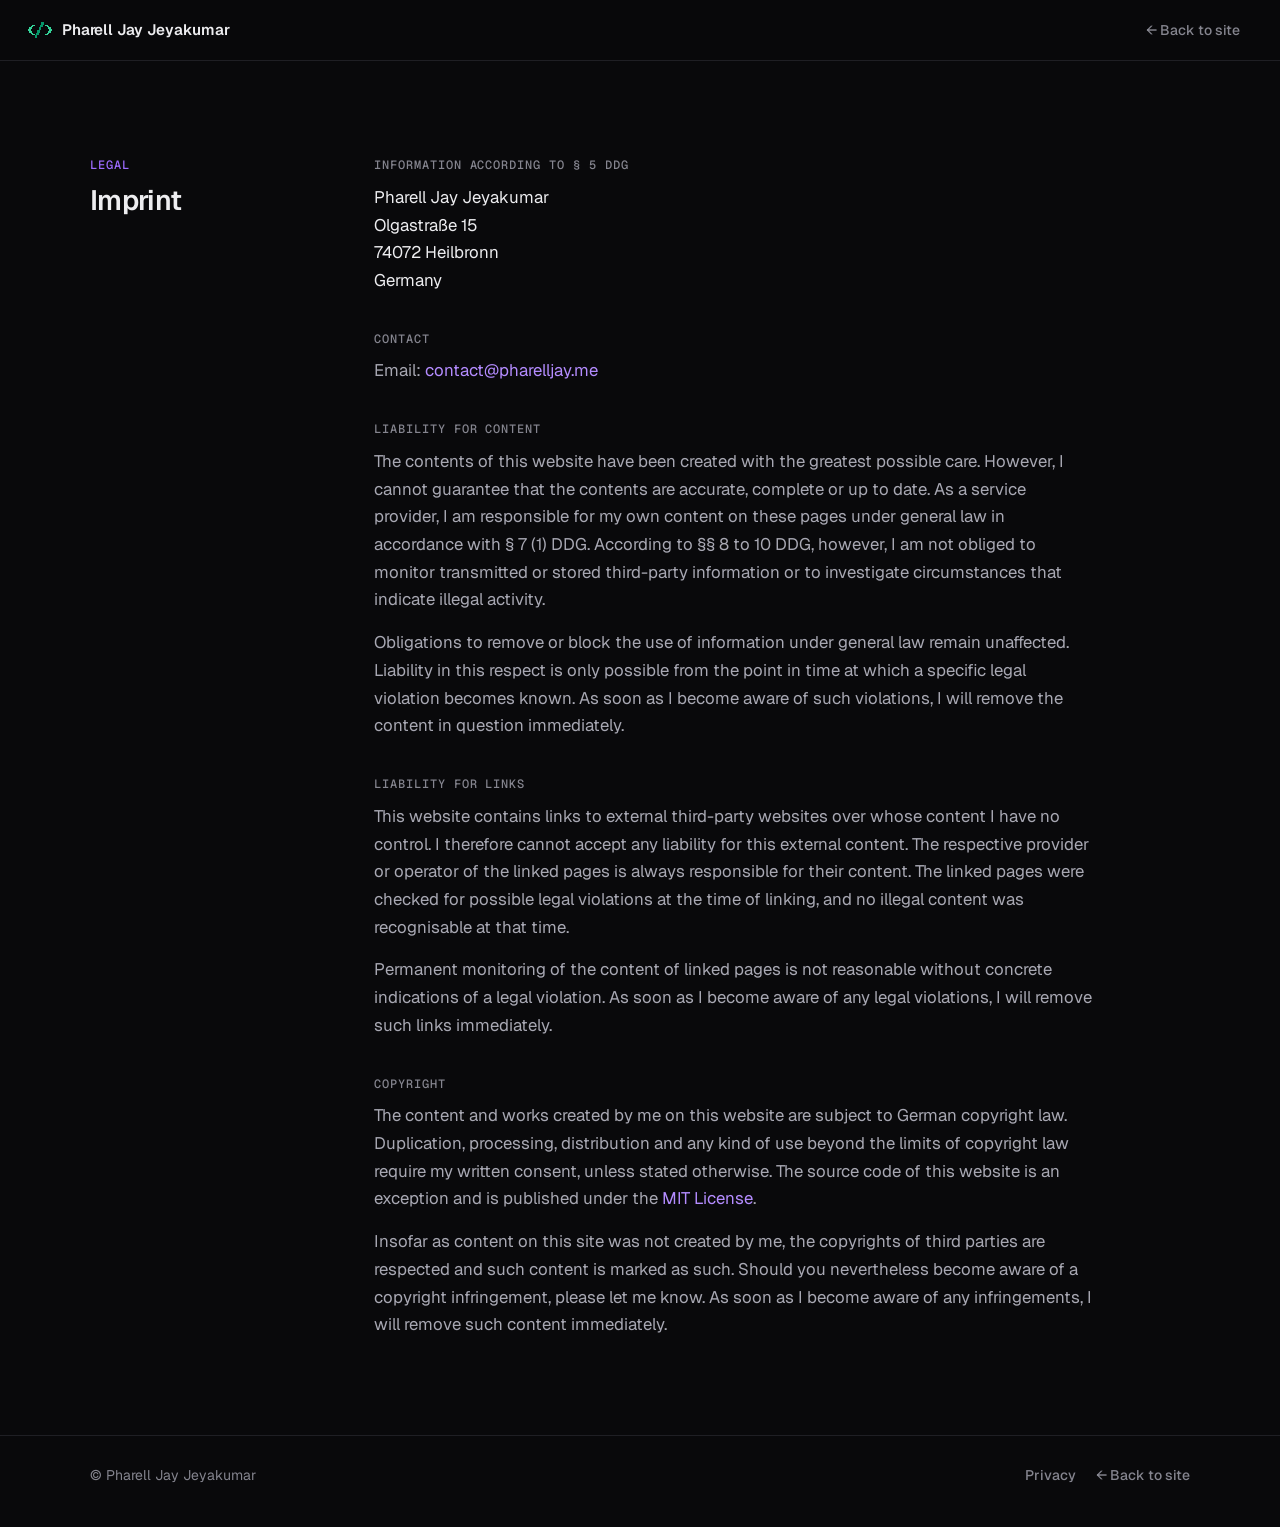
<file: imprint.html>
<!doctype html>
<html lang="en">
<head>
  <meta charset="utf-8">
  <meta name="viewport" content="width=device-width, initial-scale=1">
  <title>Imprint · Pharell Jay Jeyakumar</title>
  <meta name="description" content="Imprint (Impressum) of pharelljay.me.">
  <!-- Keeps this page (and the postal address on it) out of search results; it stays linked from every page -->
  <meta name="robots" content="noindex">
  <link rel="icon" href="favicon.svg" type="image/svg+xml">
  <link rel="icon" href="favicon.ico" sizes="48x48">
  <link rel="apple-touch-icon" href="apple-touch-icon.png">
  <meta name="theme-color" content="#09090b">
  <link rel="preconnect" href="https://fonts.googleapis.com">
  <link rel="preconnect" href="https://fonts.gstatic.com" crossorigin>
  <link href="https://fonts.googleapis.com/css2?family=Geist:wght@400;500;600&family=Geist+Mono:wght@400;500&display=swap" rel="stylesheet">
  <link rel="stylesheet" href="styles.css?v=47">
</head>
<body>
  <header class="topbar">
    <div class="topbar-inner">
      <a href="./" class="brand"><svg class="brand-mark" viewBox="0 0 18 12" shape-rendering="crispEdges" aria-hidden="true"><path class="bm-l" d="M3 2h1v1h-1zM4 2h1v1h-1zM2 3h1v1h-1zM3 3h1v1h-1zM1 4h1v1h-1zM2 4h1v1h-1zM0 5h1v1h-1zM1 5h1v1h-1zM0 6h1v1h-1zM1 6h1v1h-1zM1 7h1v1h-1zM2 7h1v1h-1zM2 8h1v1h-1zM3 8h1v1h-1zM3 9h1v1h-1zM4 9h1v1h-1z"/><path class="bm-s" d="M10 0h1v1h-1zM11 0h1v1h-1zM10 1h1v1h-1zM11 1h1v1h-1zM9 2h1v1h-1zM10 2h1v1h-1zM9 3h1v1h-1zM10 3h1v1h-1zM8 4h1v1h-1zM9 4h1v1h-1zM8 5h1v1h-1zM9 5h1v1h-1zM7 6h1v1h-1zM8 6h1v1h-1zM7 7h1v1h-1zM8 7h1v1h-1zM6 8h1v1h-1zM7 8h1v1h-1zM6 9h1v1h-1zM7 9h1v1h-1zM5 10h1v1h-1zM6 10h1v1h-1zM5 11h1v1h-1zM6 11h1v1h-1z"/><path class="bm-r" d="M13 2h1v1h-1zM14 2h1v1h-1zM14 3h1v1h-1zM15 3h1v1h-1zM15 4h1v1h-1zM16 4h1v1h-1zM16 5h1v1h-1zM17 5h1v1h-1zM16 6h1v1h-1zM17 6h1v1h-1zM15 7h1v1h-1zM16 7h1v1h-1zM14 8h1v1h-1zM15 8h1v1h-1zM13 9h1v1h-1zM14 9h1v1h-1z"/></svg><span class="brand-name">Pharell Jay Jeyakumar</span></a>
      <div class="topbar-end">
        <a href="./"><span aria-hidden="true">←</span> Back to site</a>
      </div>
    </div>
  </header>

  <main>
    <section class="section">
      <div class="wrap section-inner">
        <div class="section-head"><p class="lvl">Legal</p><h1 class="section-title">Imprint</h1></div>
        <div class="legal">
          <h2>Information according to § 5 DDG</h2>
          <address>
            Pharell Jay Jeyakumar<br>
            Olgastraße 15<br>
            74072 Heilbronn<br>
            Germany
          </address>

          <h2>Contact</h2>
          <p>Email: <a href="mailto:contact@pharelljay.me">contact@pharelljay.me</a></p>

          <h2>Liability for content</h2>
          <p>The contents of this website have been created with the greatest possible care. However, I cannot guarantee that the contents are accurate, complete or up to date. As a service provider, I am responsible for my own content on these pages under general law in accordance with § 7 (1) DDG. According to §§ 8 to 10 DDG, however, I am not obliged to monitor transmitted or stored third-party information or to investigate circumstances that indicate illegal activity.</p>
          <p>Obligations to remove or block the use of information under general law remain unaffected. Liability in this respect is only possible from the point in time at which a specific legal violation becomes known. As soon as I become aware of such violations, I will remove the content in question immediately.</p>

          <h2>Liability for links</h2>
          <p>This website contains links to external third-party websites over whose content I have no control. I therefore cannot accept any liability for this external content. The respective provider or operator of the linked pages is always responsible for their content. The linked pages were checked for possible legal violations at the time of linking, and no illegal content was recognisable at that time.</p>
          <p>Permanent monitoring of the content of linked pages is not reasonable without concrete indications of a legal violation. As soon as I become aware of any legal violations, I will remove such links immediately.</p>

          <h2>Copyright</h2>
          <p>The content and works created by me on this website are subject to German copyright law. Duplication, processing, distribution and any kind of use beyond the limits of copyright law require my written consent, unless stated otherwise. The source code of this website is an exception and is published under the <a href="https://github.com/PharellJay/MyWebsite/blob/main/LICENSE">MIT License</a>.</p>
          <p>Insofar as content on this site was not created by me, the copyrights of third parties are respected and such content is marked as such. Should you nevertheless become aware of a copyright infringement, please let me know. As soon as I become aware of any infringements, I will remove such content immediately.</p>
        </div>
      </div>
    </section>
  </main>

  <footer class="footer">
    <div class="wrap footer-inner">
      <p>© Pharell Jay Jeyakumar</p>
      <div class="footer-links">
        <a href="privacy.html">Privacy</a>
        <a href="./"><span aria-hidden="true">←</span> Back to site</a>
      </div>
    </div>
  </footer>
</body>
</html>
</file>
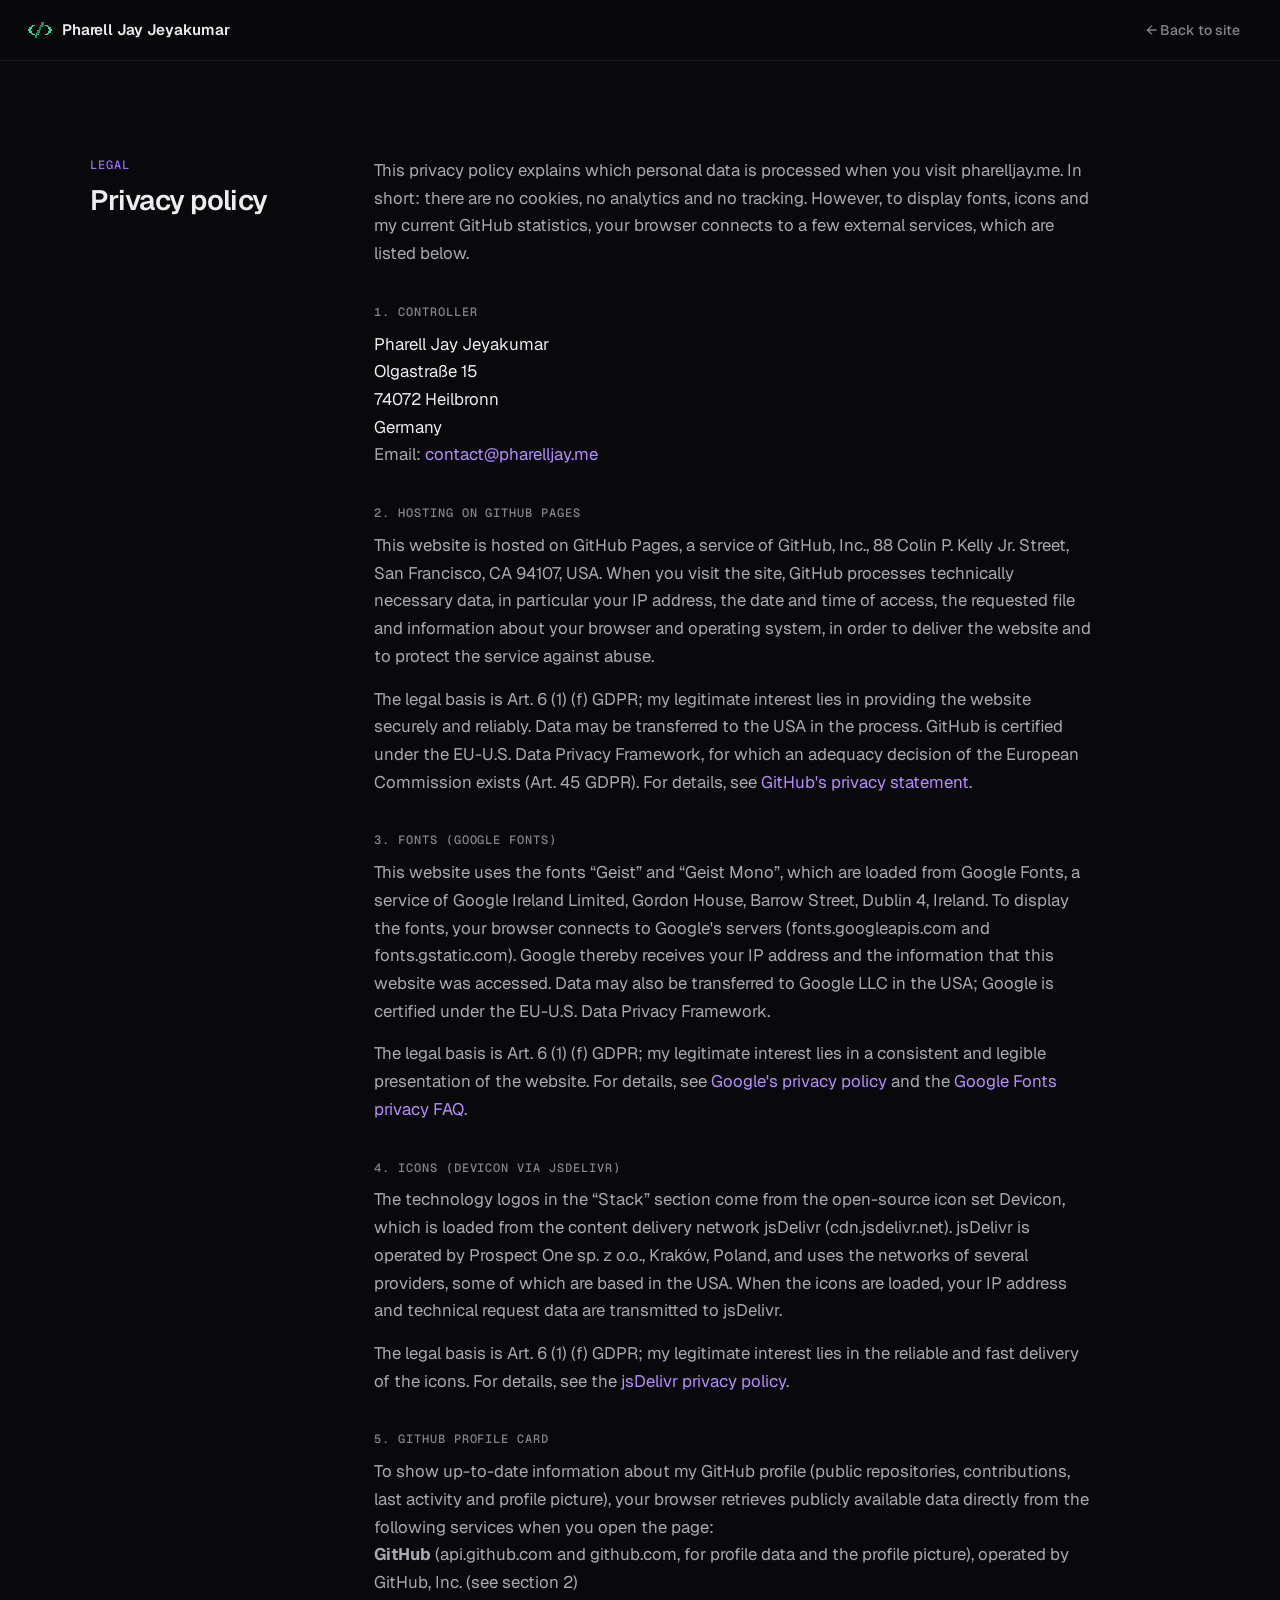
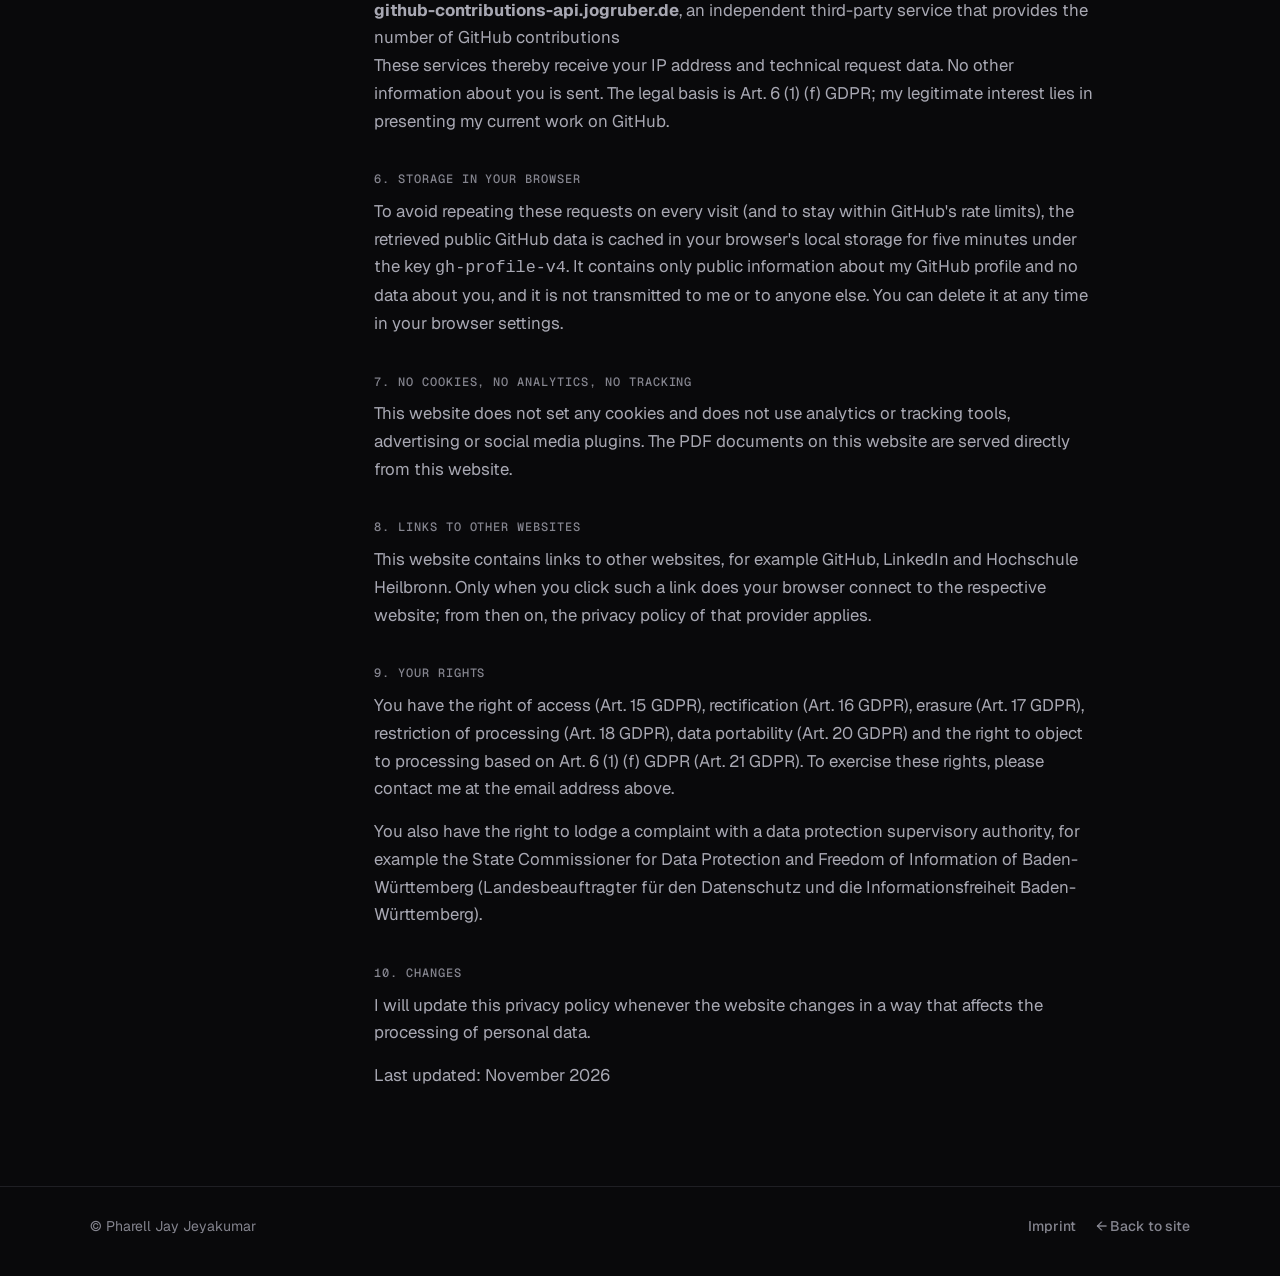
<file: privacy.html>
<!doctype html>
<html lang="en">
<head>
  <meta charset="utf-8">
  <meta name="viewport" content="width=device-width, initial-scale=1">
  <title>Privacy policy · Pharell Jay Jeyakumar</title>
  <meta name="description" content="Privacy policy (Datenschutzerklärung) of pharelljay.me.">
  <!-- Keeps this page (and the postal address on it) out of search results; it stays linked from every page -->
  <meta name="robots" content="noindex">
  <link rel="icon" href="favicon.svg" type="image/svg+xml">
  <link rel="icon" href="favicon.ico" sizes="48x48">
  <link rel="apple-touch-icon" href="apple-touch-icon.png">
  <meta name="theme-color" content="#09090b">
  <link rel="preconnect" href="https://fonts.googleapis.com">
  <link rel="preconnect" href="https://fonts.gstatic.com" crossorigin>
  <link href="https://fonts.googleapis.com/css2?family=Geist:wght@400;500;600&family=Geist+Mono:wght@400;500&display=swap" rel="stylesheet">
  <link rel="stylesheet" href="styles.css?v=47">
</head>
<body>
  <header class="topbar">
    <div class="topbar-inner">
      <a href="./" class="brand"><svg class="brand-mark" viewBox="0 0 18 12" shape-rendering="crispEdges" aria-hidden="true"><path class="bm-l" d="M3 2h1v1h-1zM4 2h1v1h-1zM2 3h1v1h-1zM3 3h1v1h-1zM1 4h1v1h-1zM2 4h1v1h-1zM0 5h1v1h-1zM1 5h1v1h-1zM0 6h1v1h-1zM1 6h1v1h-1zM1 7h1v1h-1zM2 7h1v1h-1zM2 8h1v1h-1zM3 8h1v1h-1zM3 9h1v1h-1zM4 9h1v1h-1z"/><path class="bm-s" d="M10 0h1v1h-1zM11 0h1v1h-1zM10 1h1v1h-1zM11 1h1v1h-1zM9 2h1v1h-1zM10 2h1v1h-1zM9 3h1v1h-1zM10 3h1v1h-1zM8 4h1v1h-1zM9 4h1v1h-1zM8 5h1v1h-1zM9 5h1v1h-1zM7 6h1v1h-1zM8 6h1v1h-1zM7 7h1v1h-1zM8 7h1v1h-1zM6 8h1v1h-1zM7 8h1v1h-1zM6 9h1v1h-1zM7 9h1v1h-1zM5 10h1v1h-1zM6 10h1v1h-1zM5 11h1v1h-1zM6 11h1v1h-1z"/><path class="bm-r" d="M13 2h1v1h-1zM14 2h1v1h-1zM14 3h1v1h-1zM15 3h1v1h-1zM15 4h1v1h-1zM16 4h1v1h-1zM16 5h1v1h-1zM17 5h1v1h-1zM16 6h1v1h-1zM17 6h1v1h-1zM15 7h1v1h-1zM16 7h1v1h-1zM14 8h1v1h-1zM15 8h1v1h-1zM13 9h1v1h-1zM14 9h1v1h-1z"/></svg><span class="brand-name">Pharell Jay Jeyakumar</span></a>
      <div class="topbar-end">
        <a href="./"><span aria-hidden="true">←</span> Back to site</a>
      </div>
    </div>
  </header>

  <main>
    <section class="section">
      <div class="wrap section-inner">
        <div class="section-head"><p class="lvl">Legal</p><h1 class="section-title">Privacy policy</h1></div>
        <div class="legal">
          <p>This privacy policy explains which personal data is processed when you visit pharelljay.me. In short: there are no cookies, no analytics and no tracking. However, to display fonts, icons and my current GitHub statistics, your browser connects to a few external services, which are listed below.</p>

          <h2>1. Controller</h2>
          <address>
            Pharell Jay Jeyakumar<br>
            Olgastraße 15<br>
            74072 Heilbronn<br>
            Germany
          </address>
          <p>Email: <a href="mailto:contact@pharelljay.me">contact@pharelljay.me</a></p>

          <h2>2. Hosting on GitHub Pages</h2>
          <p>This website is hosted on GitHub Pages, a service of GitHub, Inc., 88 Colin P. Kelly Jr. Street, San Francisco, CA 94107, USA. When you visit the site, GitHub processes technically necessary data, in particular your IP address, the date and time of access, the requested file and information about your browser and operating system, in order to deliver the website and to protect the service against abuse.</p>
          <p>The legal basis is Art. 6 (1) (f) GDPR; my legitimate interest lies in providing the website securely and reliably. Data may be transferred to the USA in the process. GitHub is certified under the EU-U.S. Data Privacy Framework, for which an adequacy decision of the European Commission exists (Art. 45 GDPR). For details, see <a href="https://docs.github.com/en/site-policy/privacy-policies/github-general-privacy-statement">GitHub's privacy statement</a>.</p>

          <h2>3. Fonts (Google Fonts)</h2>
          <p>This website uses the fonts “Geist” and “Geist Mono”, which are loaded from Google Fonts, a service of Google Ireland Limited, Gordon House, Barrow Street, Dublin 4, Ireland. To display the fonts, your browser connects to Google's servers (fonts.googleapis.com and fonts.gstatic.com). Google thereby receives your IP address and the information that this website was accessed. Data may also be transferred to Google LLC in the USA; Google is certified under the EU-U.S. Data Privacy Framework.</p>
          <p>The legal basis is Art. 6 (1) (f) GDPR; my legitimate interest lies in a consistent and legible presentation of the website. For details, see <a href="https://policies.google.com/privacy">Google's privacy policy</a> and the <a href="https://developers.google.com/fonts/faq/privacy">Google Fonts privacy FAQ</a>.</p>

          <h2>4. Icons (Devicon via jsDelivr)</h2>
          <p>The technology logos in the “Stack” section come from the open-source icon set Devicon, which is loaded from the content delivery network jsDelivr (cdn.jsdelivr.net). jsDelivr is operated by Prospect One sp. z o.o., Kraków, Poland, and uses the networks of several providers, some of which are based in the USA. When the icons are loaded, your IP address and technical request data are transmitted to jsDelivr.</p>
          <p>The legal basis is Art. 6 (1) (f) GDPR; my legitimate interest lies in the reliable and fast delivery of the icons. For details, see the <a href="https://www.jsdelivr.com/terms/privacy-policy-jsdelivr-net">jsDelivr privacy policy</a>.</p>

          <h2>5. GitHub profile card</h2>
          <p>To show up-to-date information about my GitHub profile (public repositories, contributions, last activity and profile picture), your browser retrieves publicly available data directly from the following services when you open the page:</p>
          <ul>
            <li><strong>GitHub</strong> (api.github.com and github.com, for profile data and the profile picture), operated by GitHub, Inc. (see section 2)</li>
            <li><strong>github-contributions-api.jogruber.de</strong>, an independent third-party service that provides the number of GitHub contributions</li>
          </ul>
          <p>These services thereby receive your IP address and technical request data. No other information about you is sent. The legal basis is Art. 6 (1) (f) GDPR; my legitimate interest lies in presenting my current work on GitHub.</p>

          <h2>6. Storage in your browser</h2>
          <p>To avoid repeating these requests on every visit (and to stay within GitHub's rate limits), the retrieved public GitHub data is cached in your browser's local storage for five minutes under the key <code>gh-profile-v4</code>. It contains only public information about my GitHub profile and no data about you, and it is not transmitted to me or to anyone else. You can delete it at any time in your browser settings.</p>

          <h2>7. No cookies, no analytics, no tracking</h2>
          <p>This website does not set any cookies and does not use analytics or tracking tools, advertising or social media plugins. The PDF documents on this website are served directly from this website.</p>

          <h2>8. Links to other websites</h2>
          <p>This website contains links to other websites, for example GitHub, LinkedIn and Hochschule Heilbronn. Only when you click such a link does your browser connect to the respective website; from then on, the privacy policy of that provider applies.</p>

          <h2>9. Your rights</h2>
          <p>You have the right of access (Art. 15 GDPR), rectification (Art. 16 GDPR), erasure (Art. 17 GDPR), restriction of processing (Art. 18 GDPR), data portability (Art. 20 GDPR) and the right to object to processing based on Art. 6 (1) (f) GDPR (Art. 21 GDPR). To exercise these rights, please contact me at the email address above.</p>
          <p>You also have the right to lodge a complaint with a data protection supervisory authority, for example the State Commissioner for Data Protection and Freedom of Information of Baden-Württemberg (Landesbeauftragter für den Datenschutz und die Informationsfreiheit Baden-Württemberg).</p>

          <h2>10. Changes</h2>
          <p>I will update this privacy policy whenever the website changes in a way that affects the processing of personal data.</p>
          <p>Last updated: November 2026</p>
        </div>
      </div>
    </section>
  </main>

  <footer class="footer">
    <div class="wrap footer-inner">
      <p>© Pharell Jay Jeyakumar</p>
      <div class="footer-links">
        <a href="imprint.html">Imprint</a>
        <a href="./"><span aria-hidden="true">←</span> Back to site</a>
      </div>
    </div>
  </footer>
</body>
</html>
</file>
<file: styles.css>
/* =========================================================
   Clean dark theme with a light retro touch: neutral base,
   one purple accent, mono labels, square "pixel" details
   and the cube companion that follows you through the page.
   ========================================================= */
:root {
  --bg: #09090b;
  --surface: #111114;
  --surface-hover: #17171b;
  --line: #1f1f24;
  --line-strong: #2f2f36;
  --text: #ededf0;
  --text-2: #a8a8b3;
  --muted: #85858f;
  --accent: #9d6bff;          /* purple accent */
  --accent-rgb: 157 107 255;  /* same color, for transparent variants */
  --accent-hover: #b48cff;
  --accent-ink: #12082a;
  --xp: #34d399;              /* green: available / active */
  --xp-rgb: 52 211 153;
  --radius: 8px;
  --font: "Geist", -apple-system, BlinkMacSystemFont, "Segoe UI", Roboto, sans-serif;
  --mono: "Geist Mono", ui-monospace, SFMono-Regular, Menlo, monospace;
  color-scheme: dark;
}

*, *::before, *::after { box-sizing: border-box; }
html { scroll-behavior: smooth; scroll-padding-top: 64px; }

body {
  margin: 0;
  -webkit-text-size-adjust: 100%;
  -webkit-tap-highlight-color: transparent;
  background: var(--bg);
  color: var(--text);
  font: 16px/1.6 var(--font);
  -webkit-font-smoothing: antialiased;
}
/* open dialog: the page behind it doesn't scroll (on the html element too, which iOS Safari needs) */
body.no-scroll, html:has(body.no-scroll) { overflow: hidden; }

h1, h2, h3, p, dl, dd, ul { margin: 0; padding: 0; }
ul { list-style: none; }
a { color: inherit; text-decoration: none; }
::selection { background: rgb(var(--accent-rgb) / 0.4); color: var(--text); }
:focus-visible { outline: 2px solid var(--accent); outline-offset: 2px; border-radius: 4px; }

.wrap { max-width: 1180px; margin: 0 auto; padding: 0 40px; }

/* small mono labels: section numbers, "Featured", "Grade", ... */
.lvl, .quest-label {
  font: 500 .75rem/1.4 var(--mono); text-transform: uppercase; letter-spacing: .08em;
  color: var(--muted);
}
.lvl { color: var(--accent); }

/* ---------- top bar ---------- */
.topbar {
  position: sticky; top: 0; z-index: 10;
  background: rgb(9 9 11 / 0.8);
  backdrop-filter: saturate(140%) blur(12px);
  border-bottom: 1px solid var(--line);
}
/* Three columns: name (left), navigation (centered), social buttons (right) */
.topbar-inner {
  display: grid; grid-template-columns: 1fr auto 1fr; align-items: center; gap: 24px;
  height: 60px; max-width: 1480px; margin: 0 auto; padding: 0 28px;
}
.brand {
  grid-column: 1; justify-self: start;
  display: inline-flex; align-items: center; gap: 10px;
  font: 600 .95rem/1 var(--font); letter-spacing: -0.01em; white-space: nowrap;
}
/* pixel </> mark (same as the favicon and the cube companion's "code" shape) */
.brand-mark { flex: none; width: 24px; height: 16px; overflow: visible; }
.brand-mark .bm-l, .brand-mark .bm-r { fill: var(--xp); transition: transform .3s cubic-bezier(.2, .9, .3, 1.2); }
.brand-mark .bm-s { fill: #059669; }
/* hover: the brackets spread apart */
.brand:hover .bm-l { transform: translateX(-1.5px); }
.brand:hover .bm-r { transform: translateX(1.5px); }
.topbar nav { grid-column: 2; }
.topbar-socials, .topbar-end { grid-column: 3; justify-self: end; display: flex; gap: 6px; }
.chip-sm { height: 32px; }
.chip-sm.chip-icon { width: 32px; }
.topbar nav {
  display: flex; gap: 2px; overflow-x: auto; scrollbar-width: none;
  font: 500 .875rem/1 var(--font);
}
.topbar nav::-webkit-scrollbar { display: none; }
.topbar nav a, .topbar-end a {
  padding: 8px 12px; border-radius: 6px;
  color: var(--muted); white-space: nowrap;
  transition: color .15s, background-color .15s;
}
.topbar-end a { font: 500 .875rem/1 var(--font); }
.topbar nav a:hover, .topbar-end a:hover { color: var(--text); }
.topbar nav a.active { color: var(--text); background: rgb(255 255 255 / 0.06); }

/* scroll progress */
.scroll-progress { position: absolute; left: 0; right: 0; bottom: -1px; height: 1px; }
.scroll-progress span {
  display: block; height: 100%;
  background: var(--accent);
  transform: scaleX(0); transform-origin: left;
}

/* "open to ..." badge above the name and in Contact */
.status-badge {
  display: inline-flex; align-items: center; gap: 9px;
  height: 30px; padding: 0 12px;
  border: 1px solid var(--line-strong); border-radius: 999px;
  background: var(--surface);
  font: 500 .8125rem/1 var(--font); color: var(--text-2); white-space: nowrap;
  transition: color .15s, border-color .15s;
}
a.status-badge:hover { color: var(--text); border-color: rgb(var(--xp-rgb) / 0.45); }
.dot {
  width: 7px; height: 7px; flex-shrink: 0; border-radius: 50%;
  background: var(--xp); box-shadow: 0 0 0 0 rgb(var(--xp-rgb) / 0.5);
  animation: pulse 2.8s ease-out infinite;
}
@keyframes pulse {
  0% { box-shadow: 0 0 0 0 rgb(var(--xp-rgb) / 0.5); }
  70%, 100% { box-shadow: 0 0 0 7px rgb(var(--xp-rgb) / 0); }
}

/* ---------- hero ---------- */
.hero {
  position: relative;
  border-bottom: 1px solid var(--line);
  overflow: hidden;
}
.hero::before, .hero::after { content: ""; position: absolute; inset: 0; pointer-events: none; }
/* faint pixel grid that fades out towards the edges */
.hero::before {
  background-image:
    linear-gradient(rgb(255 255 255 / 0.05) 1px, transparent 1px),
    linear-gradient(90deg, rgb(255 255 255 / 0.05) 1px, transparent 1px);
  background-size: 32px 32px;
  background-position: -1px -1px;
  mask-image: radial-gradient(ellipse 60% 75% at 72% 45%, #000 10%, transparent 75%);
}
.hero::after {
  background: radial-gradient(640px 420px at 78% 40%, rgb(var(--accent-rgb) / 0.08), transparent 70%);
}
.hero-inner {
  position: relative; z-index: 1;
  display: grid; grid-template-columns: 1fr auto; gap: 64px; align-items: center;
  padding-top: 112px; padding-bottom: 120px;
}
.hero h1 {
  margin-top: 28px;
  font: 600 clamp(2.5rem, 5.6vw, 4.5rem)/1.02 var(--font);
  letter-spacing: -0.04em;
}
.tagline { margin-top: 18px; font: 400 clamp(1.125rem, 2vw, 1.375rem)/1.45 var(--font); color: var(--text-2); }
.intro { margin-top: 20px; max-width: 560px; color: var(--muted); }

/* location / languages line */
.stats { display: flex; flex-wrap: wrap; gap: 8px 28px; margin-top: 24px; }
.stats > div { display: flex; align-items: baseline; gap: 10px; }
.stats dt { font: 500 .7rem/1 var(--mono); text-transform: uppercase; letter-spacing: .08em; color: var(--muted); }
.stats dd { font-size: .9rem; line-height: 1.4; color: var(--text-2); }

.cta-row { display: flex; flex-wrap: wrap; align-items: center; gap: 12px; margin-top: 36px; }
.cta-row .chips { margin-top: 0; }
.btn-start { height: 40px; padding: 0 18px; }
.btn-start span { transition: transform .15s; }
.btn-start:hover span { transform: translateY(2px); }

/* photo next to the name */
.hero-photo {
  margin: 0; width: 260px; padding: 6px;
  background: var(--surface);
  border: 1px solid var(--line); border-radius: 12px;
}
.hero-photo img {
  display: block; width: 100%; aspect-ratio: 4 / 5; border-radius: 8px;
  object-fit: cover; object-position: center 35%;
}

/* ---------- chips & buttons ---------- */
.chips { display: flex; flex-wrap: wrap; gap: 8px; margin-top: 32px; }
.chip, .btn {
  display: inline-flex; align-items: center; gap: 8px;
  height: 38px; padding: 0 14px;
  border: 1px solid var(--line-strong); border-radius: var(--radius);
  background: var(--surface);
  color: var(--text); font: 500 .875rem/1 var(--font);
  cursor: pointer;
  transition: border-color .15s, background-color .15s, color .15s;
}
.chip:hover, .btn:hover { border-color: #43434c; background: var(--surface-hover); }
.chip .icon { display: flex; color: var(--text-2); transition: color .15s; }
.chip:hover .icon { color: var(--text); }
.chip-icon { width: 38px; padding: 0; justify-content: center; }
.btn-primary {
  border-color: transparent;
  background: var(--accent); color: var(--accent-ink); font-weight: 600;
}
.btn-primary:hover { border-color: transparent; background: var(--accent-hover); }
.btn-sm { height: 32px; padding: 0 12px; font-size: .8125rem; }
.btn-icon { width: 38px; padding: 0; justify-content: center; }
.btn-sm.btn-icon { width: 32px; }
.btn-icon .icon { display: flex; color: var(--text-2); transition: color .15s; }
.btn-icon:hover .icon { color: var(--text); }

/* ---------- sections ---------- */
.section { position: relative; border-bottom: 1px solid var(--line); }
.section-inner {
  position: relative;
  display: grid; grid-template-columns: 220px 1fr; gap: 64px;
  padding-top: 96px; padding-bottom: 96px;
}
.section-head { position: sticky; top: 100px; align-self: start; }
.section h2, .section-title {
  margin-top: 10px;
  font: 600 1.75rem/1.15 var(--font); letter-spacing: -0.025em;
}
/* Scientific work is short: extra room below it, so the cube companion has time to show the paper
   before it moves on to the Stack section (only where the cube sits under the section titles) */
@media (min-width: 1001px) {
  #research .section-inner { min-height: 72vh; padding-bottom: 160px; }
}
.section-meta { margin-top: 8px; font: .8125rem/1.5 var(--mono); color: var(--muted); }
.empty { color: var(--muted); }

/* headings fade in once when they enter the view (only when script.js enables it) */
.js-reveal .section-head { opacity: 0; transform: translateY(10px); transition: opacity .6s ease, transform .6s ease; }
.js-reveal .section-head.in { opacity: 1; transform: none; }

/* open blocks: a hairline with a short accent segment under a header (rule-head)
   or above a block (rule-top) */
.rule-head { position: relative; padding-bottom: 12px; border-bottom: 1px solid var(--line); }
.rule-top { position: relative; padding-top: 28px; border-top: 1px solid var(--line); }
.rule-head::after, .rule-top::before {
  content: ""; position: absolute; left: 0; width: 24px; height: 1px; background: var(--accent);
}
.rule-head::after { bottom: -1px; }
.rule-top::before { top: -1px; }

/* ---------- projects ---------- */
/* tech as small logo pills; the logos turn to their brand colors while the slide is hovered */
.tech-pills { position: relative; z-index: 2; display: flex; flex-wrap: wrap; gap: 8px; margin-top: 18px; } /* above the title link, so each logo has its own hover */
.tech-pill {
  display: inline-flex; align-items: center; gap: 7px;
  height: 28px; padding: 0 11px 0 9px;
  border: 1px solid var(--line-strong); border-radius: 999px;
  background: var(--surface);
  font: 500 .8rem/1 var(--font); color: var(--text-2);
}
.tech-pill .stack-logo { width: auto; font-size: .95rem; }
.tech-pill .stack-logo svg { width: 14px; height: 14px; }
.tech-pill .stack-logo.none { display: none; } /* no logo: just the name */
.slide:hover .tech-pill .stack-logo i, .slide:hover .tech-pill .stack-logo .logo { color: var(--brand); }

/* collapsible: a toggle row that slides a panel open (long tables on case-study pages) */
.other-toggle {
  display: flex; align-items: center; gap: 12px; width: 100%;
  padding: 14px 16px;
  border: 1px solid var(--line); border-radius: var(--radius);
  background: var(--surface); color: var(--text);
  font: inherit; text-align: left; cursor: pointer;
  transition: border-color .15s, background-color .15s;
}
.other-toggle:hover { border-color: var(--line-strong); background: var(--surface-hover); }
.other-title { flex: none; font: 600 1rem/1.3 var(--font); letter-spacing: -0.01em; }
.other-count {
  flex: none; padding: 2px 8px; border-radius: 999px;
  background: rgb(255 255 255 / 0.06);
  font: 500 .75rem/1.4 var(--mono); color: var(--text-2);
}
/* names of the hidden projects, cut off with "…" when they don't fit */
.other-preview {
  flex: 1; min-width: 0;
  overflow: hidden; text-overflow: ellipsis; white-space: nowrap;
  font-size: .875rem; font-weight: 400; color: var(--muted);
}
.other-action { flex: none; margin-left: auto; font: 500 .875rem/1 var(--font); color: var(--text-2); transition: color .15s; }
.other-toggle .icon { flex: none; display: flex; color: var(--muted); transition: transform .3s ease, color .15s; }
.other-toggle:hover .other-action, .other-toggle:hover .icon { color: var(--text); }
.other-toggle[aria-expanded="true"] .other-preview { display: none; }
.other-toggle[aria-expanded="true"] .icon { transform: rotate(180deg); }
/* slides open: the row track grows from 0fr to 1fr */
.other-panel { display: grid; grid-template-rows: 0fr; transition: grid-template-rows .4s ease; }
.other-panel > div { min-height: 0; overflow: hidden; opacity: 0; transition: opacity .3s ease; }
.other-panel.open { grid-template-rows: 1fr; }
.other-panel.open > div { opacity: 1; }
.tech-line { font: .75rem/1.5 var(--mono); color: var(--muted); }

.projects-body { display: flex; flex-direction: column; gap: 56px; min-width: 0; }
/* status badge (spotlight slides, case studies): green = live, grey = archived */
.featured-status {
  display: inline-flex; align-items: center; gap: 7px; padding: 4px 10px;
  border-radius: 999px;
  font: 500 .75rem/1.2 var(--font);
  color: var(--xp); background: rgb(var(--xp-rgb) / 0.1);
}
/* archived: neutral grey, and the dot stops pulsing */
.featured-status.off { color: var(--text-2); background: rgb(255 255 255 / 0.06); }
.featured-status.off .dot { background: var(--muted); animation: none; }
/* Buttons sit above the card-wide title link so they stay clickable on their own */
.project-actions { position: relative; z-index: 2; display: flex; flex-wrap: wrap; gap: 8px; margin-top: 22px; }
/* the highlighted button has the same size on every project ("Play live" as wide as "View project") */
.project-actions .btn-primary { min-width: 7.5rem; justify-content: center; }

/* ---------- spotlight carousel ---------- */
/* one slide per highlighted project: picture on the left, text on the right; slides sit side by side in a
   scroll-snapping track, so a sideways swipe moves to the next one */
.spotlight { display: flex; flex-direction: column; gap: 16px; min-width: 0; }
.spot-head { display: flex; align-items: baseline; justify-content: space-between; gap: 16px; }
.spot-count { font: 500 .75rem/1 var(--mono); letter-spacing: .08em; color: var(--muted); }
.spot-track {
  display: grid; grid-auto-flow: column; grid-auto-columns: 100%;
  overflow-x: auto; overscroll-behavior-x: contain;
  scroll-snap-type: x mandatory; scrollbar-width: none;
  border-radius: 16px;
}
.spot-track::-webkit-scrollbar { display: none; }
.spot-track:focus-visible { outline-offset: 4px; }
.slide {
  display: grid; grid-template-columns: minmax(0, 1.15fr) minmax(0, 1fr);
  scroll-snap-align: start; scroll-snap-stop: always;
  border: 1px solid var(--line); border-radius: 16px; overflow: hidden;
  background: var(--surface);
}
/* picture side: a faint pixel grid with an accent glow, the picture floats on it */
.slide-visual {
  display: grid; place-items: center; padding: 22px;
  border-right: 1px solid var(--line);
  background:
    radial-gradient(380px 260px at 30% 15%, rgb(var(--accent-rgb) / 0.16), transparent 70%),
    linear-gradient(rgb(255 255 255 / 0.035) 1px, transparent 1px) -1px -1px / 24px 24px,
    linear-gradient(90deg, rgb(255 255 255 / 0.035) 1px, transparent 1px) -1px -1px / 24px 24px,
    var(--bg);
}
.slide-body { display: flex; flex-direction: column; min-width: 0; padding: 24px 26px; }
.slide-tags { display: flex; flex-wrap: wrap; align-items: center; gap: 8px 12px; }
.badge-chip {
  padding: 4px 10px; border-radius: 999px;
  border: 1px solid rgb(var(--accent-rgb) / 0.4); background: rgb(var(--accent-rgb) / 0.1);
  font: 500 .75rem/1.2 var(--font); color: var(--accent-hover);
}
.slide-title { margin-top: 14px; font: 600 1.75rem/1.15 var(--font); letter-spacing: -0.025em; }
.slide-title a { transition: color .15s; }
.slide-title a:hover { color: var(--accent-hover); }
.slide-text { margin-top: 10px; font-size: .95rem; color: var(--text-2); }
.slide-stat { display: flex; flex-wrap: wrap; align-items: baseline; gap: 4px 10px; margin-top: 14px; }
.slide-stat-value { font: 600 1.75rem/1 var(--font); letter-spacing: -0.03em; color: var(--text); }
.slide-stat-label { font: 500 .72rem/1.4 var(--mono); text-transform: uppercase; letter-spacing: .08em; color: var(--muted); }
.slide .project-actions { margin-top: auto; padding-top: 20px; }
.slide .tech-pills { margin-top: 14px; }

/* arrows and dots under the track; the current dot stretches and fills up until the next slide */
.spot-controls { display: flex; align-items: center; justify-content: center; gap: 14px; }
.spot-arrow.prev .icon { transform: rotate(90deg); }
.spot-arrow.next .icon { transform: rotate(-90deg); }
.spot-dots { display: flex; align-items: center; gap: 2px; }
.spot-dot {
  position: relative; width: 24px; height: 24px; padding: 0;
  /* the transparent border is tap area; the visible dot is the 8px padding box */
  border: 8px solid transparent; border-radius: 999px;
  background: var(--line-strong); background-clip: padding-box;
  overflow: hidden; cursor: pointer;
  transition: width .3s ease, background-color .2s;
}
.spot-dot:hover { background-color: var(--muted); }
.spot-dot.active { width: 52px; background-color: rgb(var(--accent-rgb) / 0.25); }
.spot-dot-fill { position: absolute; inset: 0; border-radius: inherit; background: var(--accent); transform: scaleX(0); transform-origin: left; }
.spot-dot.active .spot-dot-fill { animation: spot-fill 7s linear forwards; }
.spotlight.paused .spot-dot.active .spot-dot-fill { animation-play-state: paused; }
@keyframes spot-fill { to { transform: scaleX(1); } }

/* pictures: screenshot in a browser window, pixel screen, code in an editor window */
.visual { width: 100%; margin: 0; }
.visual-browser, .visual-code {
  overflow: hidden;
  border: 1px solid var(--line-strong); border-radius: 10px; background: var(--surface);
  box-shadow: 0 30px 60px -30px rgb(0 0 0 / 0.85);
}
.visual-bar { display: flex; align-items: center; gap: 12px; height: 30px; padding: 0 12px; border-bottom: 1px solid var(--line); }
.visual-dots { flex: none; width: 7px; height: 7px; margin-right: 22px; border-radius: 50%; background: var(--line-strong); box-shadow: 11px 0 var(--line-strong), 22px 0 var(--line-strong); }
.visual-label { overflow: hidden; text-overflow: ellipsis; white-space: nowrap; font: .7rem/1 var(--mono); color: var(--muted); }
.visual-img img { display: block; width: 100%; height: auto; }
.visual-screen { display: flex; flex-direction: column; align-items: center; gap: 12px; }
.screen-bezel {
  width: 100%; max-width: 340px; padding: 16px;
  border: 1px solid var(--line-strong); border-radius: 12px 12px 36px 12px; background: #1b1b21;
  box-shadow: 0 30px 60px -30px rgb(0 0 0 / 0.85);
}
.screen-bezel img { display: block; width: 100%; height: auto; border-radius: 3px; image-rendering: pixelated; }
.visual-screen figcaption { font: .72rem/1.4 var(--mono); color: var(--muted); text-align: center; }
.visual-code pre {
  max-height: 300px; margin: 0; padding: 12px 0; overflow: hidden;
  font: .78rem/1.7 var(--mono); color: #c9c9d1; background: #0d0d10;
  counter-reset: line var(--first-line, 0);
  /* longer code fades out at the bottom */
  -webkit-mask-image: linear-gradient(#000 72%, transparent);
  mask-image: linear-gradient(#000 72%, transparent);
}
.code-line::before {
  counter-increment: line; content: counter(line);
  display: inline-block; width: 3ch; margin: 0 14px 0 12px; text-align: right; color: #45454f;
}
.tok-comment { color: #6b6b76; font-style: italic; }
.tok-string { color: #fcd34d; }
.tok-number { color: #fca5a5; }
.tok-bool { color: var(--xp); }
.tok-keyword { color: var(--accent-hover); }
.tok-key { color: #7dd3fc; }

/* ---------- all projects: topic filter + cards ---------- */
.all-projects { display: flex; flex-direction: column; gap: 16px; min-width: 0; }
.filter-chips { display: flex; flex-wrap: wrap; gap: 8px; }
.filter-chip {
  display: inline-flex; align-items: center; gap: 8px; flex: none;
  height: 34px; padding: 0 12px 0 14px;
  border: 1px solid var(--line-strong); border-radius: 999px; background: var(--surface);
  font: 500 .85rem/1 var(--font); color: var(--text-2); cursor: pointer;
  transition: color .15s, border-color .15s, background-color .15s;
}
.filter-chip:hover { color: var(--text); border-color: #43434c; }
.filter-chip[aria-pressed="true"] { border-color: transparent; background: var(--accent); color: var(--accent-ink); }
.filter-count { font: 500 .72rem/1 var(--mono); opacity: .7; }
.pgrid { display: grid; grid-template-columns: repeat(auto-fill, minmax(250px, 1fr)); gap: 12px; }
.pcard {
  position: relative; display: flex; flex-direction: column;
  padding: 18px 20px;
  border: 1px solid var(--line); border-radius: 12px; background: var(--surface);
  transition: border-color .2s, transform .2s, background-color .2s;
  animation: pcard-in .35s ease both;
}
.pcard[hidden] { display: none; }
.pcard:hover { border-color: rgb(var(--accent-rgb) / 0.5); background: var(--surface-hover); transform: translateY(-2px); }
@keyframes pcard-in { from { opacity: 0; transform: translateY(6px); } }
.pcard-top { display: flex; align-items: center; gap: 6px; min-height: 22px; }
.pcard-top .quest-label { margin-right: auto; font-size: .68rem; }
.pcard-flag { padding: 2px 7px; border-radius: 999px; background: rgb(255 255 255 / 0.06); font: 500 .7rem/1.4 var(--mono); color: var(--text-2); }
.pcard-flag.star { color: #fbbf24; background: rgb(251 191 36 / 0.12); }
.pcard h3 { margin-top: 12px; font: 600 1.05rem/1.3 var(--font); letter-spacing: -0.01em; transition: color .15s; }
.pcard h3 a::after { content: ""; position: absolute; inset: 0; border-radius: inherit; } /* whole card is the link */
.pcard:hover h3 { color: var(--accent-hover); }
.pcard-text {
  margin-top: 6px; font-size: .875rem; color: var(--text-2);
  display: -webkit-box; -webkit-line-clamp: 3; -webkit-box-orient: vertical; overflow: hidden;
}
.pcard .tech-line { margin-top: 12px; }
/* above the card-wide link, so the buttons do their own thing */
.pcard-actions { position: relative; z-index: 2; display: flex; flex-wrap: wrap; gap: 8px; margin-top: auto; padding-top: 14px; }
.pcard-more { margin-left: auto; } /* the details button sits at the far right of the row */
/* "Show all N projects" under the first cards */
.more-toggle { align-self: center; }
.more-toggle[hidden] { display: none; }
.more-toggle .icon { display: flex; color: var(--muted); transition: transform .3s ease; }
.more-toggle[aria-expanded="true"] .icon { transform: rotate(180deg); }

.visually-hidden { position: absolute; width: 1px; height: 1px; overflow: hidden; clip: rect(0 0 0 0); white-space: nowrap; }

/* GitHub profile card under the projects: avatar + name, stats, language bar; the whole card is a link */
.gh-card {
  display: block; padding: 24px 28px 26px;
  background: radial-gradient(420px 200px at 100% 0%, rgb(var(--accent-rgb) / 0.07), transparent 70%), var(--surface);
  border: 1px solid var(--line); border-radius: 12px;
  transition: border-color .2s, background-color .2s;
}
.gh-card:hover { border-color: var(--line-strong); }
.gh-id { display: flex; align-items: center; gap: 16px; }
.gh-avatar-wrap { position: relative; flex: none; width: 56px; height: 56px; border-radius: 10px; background: var(--line); }
.gh-avatar { display: block; width: 100%; height: 100%; border-radius: 10px; object-fit: cover; }
/* small GitHub mark in the corner of the avatar */
.gh-badge {
  position: absolute; right: -6px; bottom: -6px;
  display: grid; place-items: center; width: 24px; height: 24px;
  border: 1px solid var(--line-strong); border-radius: 7px;
  background: var(--bg); color: var(--text);
}
.gh-badge .icon, .gh-badge svg { display: block; width: 13px; height: 13px; }
.gh-who { display: flex; flex-direction: column; gap: 3px; min-width: 0; }
.gh-name { font: 600 1.125rem/1.25 var(--font); letter-spacing: -0.015em; transition: color .15s; }
.gh-handle { font: .8rem/1.4 var(--mono); color: var(--muted); }
.gh-card:hover .gh-name { color: var(--accent-hover); }
.gh-cta {
  display: inline-flex; align-items: center; gap: 8px; margin-left: auto; flex: none;
  height: 34px; padding: 0 14px;
  border: 1px solid var(--line-strong); border-radius: var(--radius);
  font: 500 .8125rem/1 var(--font); color: var(--text-2);
  transition: color .15s, border-color .15s, background-color .15s;
}
.gh-arrow { transition: transform .15s; }
.gh-card:hover .gh-cta { color: var(--text); border-color: #43434c; background: var(--surface-hover); }
.gh-card:hover .gh-arrow { transform: translate(2px, -2px); }

.gh-stats {
  display: grid; grid-template-columns: repeat(4, 1fr); gap: 16px 24px;
  margin-top: 22px; padding-top: 20px; border-top: 1px solid var(--line);
}
.gh-stat dt { font: 500 .7rem/1.4 var(--mono); text-transform: uppercase; letter-spacing: .08em; color: var(--muted); }
.gh-stat dd { margin-top: 6px; font: 600 1.375rem/1.1 var(--font); letter-spacing: -0.02em; color: var(--text); }
.gh-stat:nth-child(2) dd { color: var(--xp); }
/* loading: values fade in once the live data is there */
.gh-card:not(.is-live) .gh-stat dd { color: var(--line-strong); }

.gh-langs { margin-top: 22px; }
/* language split as a row of square-cornered blocks with a 2px gap, in the pixel style of the page */
.gh-bar { display: flex; gap: 2px; height: 8px; margin-top: 10px; }
.gh-bar span { flex: 1 1 0; min-width: 4px; background: var(--lang); transform-origin: left; animation: gh-grow .7s cubic-bezier(.2, .8, .2, 1) backwards; }
.gh-bar span:nth-child(2) { animation-delay: .06s; }
.gh-bar span:nth-child(3) { animation-delay: .12s; }
.gh-bar span:nth-child(4) { animation-delay: .18s; }
.gh-bar span:nth-child(5) { animation-delay: .24s; }
@keyframes gh-grow { from { transform: scaleX(0); } }
.gh-legend { display: flex; flex-wrap: wrap; gap: 6px 20px; margin-top: 12px; font-size: .85rem; color: var(--text-2); }
.gh-legend li { display: inline-flex; align-items: center; gap: 8px; }
.gh-swatch { width: 8px; height: 8px; background: var(--lang); }
.gh-pct { font: .75rem/1 var(--mono); color: var(--muted); }

/* ---------- papers ---------- */
.stack-list { display: grid; gap: 16px; }
.paper.clickable { cursor: pointer; }
.paper.clickable:hover h3 { color: var(--accent-hover); }
.paper-top { display: flex; justify-content: space-between; align-items: baseline; gap: 8px 24px; flex-wrap: wrap; }
.paper-meta { font: .8rem/1.5 var(--mono); color: var(--muted); }
.paper h3 { margin-top: 18px; font: 600 1.375rem/1.3 var(--font); letter-spacing: -0.02em; transition: color .15s; }
.grade { display: flex; align-items: baseline; gap: 10px; }
.grade-label { font: 500 .7rem/1.4 var(--mono); text-transform: uppercase; letter-spacing: .08em; color: var(--muted); }
.grade-value { font: 600 1rem/1.2 var(--font); color: var(--accent-hover); white-space: nowrap; }
.abstract { margin-top: 14px; color: var(--text-2); max-width: 720px; }
.paper-actions { display: flex; flex-wrap: wrap; gap: 8px; margin-top: 24px; }

/* ---------- about ---------- */
.about-text > p { max-width: 720px; color: var(--text-2); font-size: 1.1rem; line-height: 1.7; }
.about-text > p + p { margin-top: 1em; }
.about-text .about-lead {
  color: var(--text); font: 600 clamp(1.5rem, 2.6vw, 2rem)/1.3 var(--font); letter-spacing: -0.025em;
}
.about-lead .hl { color: var(--accent-hover); }

.about-cards { display: grid; grid-template-columns: repeat(3, 1fr); gap: 44px 36px; margin-top: 48px; }
/* open columns like the Stack: icon + title over a hairline, text below */
.about-head { display: flex; align-items: center; gap: 12px; margin-bottom: 14px; }
.about-card h3 { font: 600 1rem/1.3 var(--font); transition: color .15s; }
.about-card > p { color: var(--text-2); font-size: .95rem; line-height: 1.6; }
.about-icon {
  display: grid; place-items: center; flex-shrink: 0;
  width: 32px; height: 32px;
  border: 1px solid var(--line-strong); border-radius: var(--radius);
  background: var(--surface); color: var(--accent-hover);
}
.about-icon svg { width: 16px; height: 16px; }
/* wide item spans the row */
.about-card.wide { grid-column: 1 / -1; }
.about-card.wide h3 { font-size: 1.15rem; }
.about-card.wide > p { max-width: 680px; }
.about-link {
  display: inline-block; margin-top: 14px;
  font: 500 .9rem/1.4 var(--font); color: var(--accent-hover);
  transition: color .15s;
}
.about-link:hover { color: var(--text); }

/* ---------- stack ---------- */
/* one row per group: label on the left, the technologies as logo pills on the right, rows split by
   hairlines (with the short accent segment used across the page) */
.stack-row {
  position: relative;
  display: grid; grid-template-columns: 190px 1fr; gap: 14px 32px; align-items: start;
  padding: 22px 0; border-top: 1px solid var(--line);
}
.stack-row:last-child { border-bottom: 1px solid var(--line); }
.stack-row::before { content: ""; position: absolute; left: 0; top: -1px; width: 24px; height: 1px; background: var(--accent); }
.stack-label { display: flex; align-items: center; gap: 10px; min-height: 36px; }
.stack-group-icon { display: grid; place-items: center; color: var(--accent-hover); }
.stack-group-icon svg { width: 16px; height: 16px; }
.stack-label h3 { font: 600 .95rem/1.3 var(--font); }
.stack-pills { display: flex; flex-wrap: wrap; gap: 8px; }
/* the project tech pill, a size up; logos always in their brand colors */
.stack-pill {
  height: 36px; padding: 0 14px 0 12px; gap: 9px; font-size: .875rem;
  transition: border-color .15s, background-color .15s, color .15s;
}
.stack-pill .stack-logo { font-size: 1.05rem; color: var(--text-2); }
.stack-pill .stack-logo svg { width: 16px; height: 16px; }
.stack-pill .stack-logo i, .stack-pill .stack-logo .logo { color: var(--brand); }
.stack-pill:hover { border-color: #43434c; background: var(--surface-hover); color: var(--text); }

/* logo + name items, used for the tech in the project rows */
.stack-item {
  display: flex; align-items: center; gap: 12px; padding: 6px 0;
  color: var(--text-2); font-size: .95rem; line-height: 1.3;
  transition: color .2s, transform .2s;
}
.stack-logo { flex: none; display: flex; justify-content: center; align-items: center; gap: 2px; width: 22px; font-size: 1.1rem; line-height: 1; color: var(--muted); }
.stack-logo i, .stack-logo .logo, .stack-logo svg { transition: color .2s; }
.stack-logo i:not(:only-of-type) { font-size: .8rem; } /* two logos in one slot (HTML & CSS) */
.stack-logo svg { width: 17px; height: 17px; }
.stack-logo.none::before { content: ""; width: 5px; height: 5px; background: var(--line-strong); }
/* hovered: slides right a little and the logo lights up in its brand color */
.stack-item:hover { color: var(--text); transform: translateX(4px); }
.stack-item:hover .stack-logo { color: var(--accent); }
.stack-item:hover .stack-logo i, .stack-item:hover .stack-logo .logo { color: var(--brand); }
/* hover (mouse only): the logo hops with a little squash, like a game sprite, and eight pixels
   in its brand color burst out in a star and fade. The pixels are box-shadows of an invisible
   2px square; scaling the square up pushes them apart. */
.stack-logo { position: relative; }
.stack-logo:not(.none)::after {
  content: ""; position: absolute; left: 50%; top: 50%;
  width: 2px; height: 2px; margin: -1px 0 0 -1px;
  --px: var(--brand, var(--accent));
  box-shadow:
    -6px -6px 0 var(--px), 6px -6px 0 var(--px), -6px 6px 0 var(--px), 6px 6px 0 var(--px),
    0 -8px 0 var(--px), 8px 0 0 var(--px), 0 8px 0 var(--px), -8px 0 0 var(--px);
  opacity: 0; pointer-events: none;
}
@media (hover: hover) {
  .stack-item:hover .stack-logo:not(.none), .tech-pill:hover .stack-logo:not(.none) {
    animation: logo-hop .55s cubic-bezier(.3, .7, .4, 1);
  }
  .stack-item:hover .stack-logo:not(.none)::after, .tech-pill:hover .stack-logo:not(.none)::after {
    animation: logo-burst .5s steps(5, end) .05s;
  }
}
@keyframes logo-hop {
  0%   { transform: none; }
  25%  { transform: translateY(-5px) scale(1.15); }
  50%  { transform: translateY(0) scale(1.18, .86); }
  70%  { transform: translateY(-1.5px) scale(.96, 1.05); }
  100% { transform: none; }
}
@keyframes logo-burst {
  0%   { opacity: 1; transform: scale(.8); }
  60%  { opacity: 1; }
  100% { opacity: 0; transform: scale(2.4); }
}

/* ---------- education ---------- */
/* timeline: round nodes on a vertical line */
#education-list { gap: 40px; }
.edu { position: relative; display: grid; grid-template-columns: 44px 1fr; gap: 20px; }
/* line from this node down to the next one */
.edu:not(:last-child)::before {
  content: ""; position: absolute; left: 21.5px; top: 44px; bottom: -40px; width: 1px;
  background: var(--line-strong);
}
.edu-node {
  position: relative; z-index: 1;
  display: grid; place-items: center;
  width: 36px; height: 36px; margin: 4px;
  border: 1px solid var(--line-strong); border-radius: 50%;
  background: var(--surface); color: var(--muted);
}
.edu-node svg { width: 16px; height: 16px; }
.edu.current .edu-node {
  border-color: rgb(var(--accent-rgb) / 0.6); color: var(--accent-hover);
  background: rgb(var(--accent-rgb) / 0.1);
}
.edu-body { padding: 8px 0 0; }
.edu-top { display: flex; flex-wrap: wrap; align-items: center; gap: 10px; margin-bottom: 10px; }
.edu-date { font: .8rem/1.5 var(--mono); color: var(--muted); }
.edu-badge {
  padding: 3px 9px; border-radius: 999px;
  font: 500 .72rem/1.3 var(--font);
  color: var(--accent-hover); background: rgb(var(--accent-rgb) / 0.12);
}
.edu-badge.done { color: var(--text-2); background: rgb(255 255 255 / 0.06); }
.edu-grade { margin-left: auto; }
.edu h3 { font: 600 1.25rem/1.25 var(--font); letter-spacing: -0.015em; }
.edu-place { margin-top: 4px; color: var(--text-2); font-size: .95rem; }
.edu-text { margin-top: 12px; color: var(--muted); font-size: .95rem; max-width: 640px; }
.edu-body .tech-line { margin-top: 14px; }

/* ---------- contact ---------- */
.contact-text { margin-top: 18px; font: 600 clamp(1.5rem, 3vw, 2.25rem)/1.25 var(--font); letter-spacing: -0.025em; max-width: 640px; }
.contact .chips { margin-top: 32px; }
.contact .chip { height: 44px; }
.contact .chip-icon { width: 44px; }
/* the email address is the main call to action */
.contact .chip[data-profile="email"] {
  padding: 0 18px; border-color: transparent;
  background: var(--accent); color: var(--accent-ink); font-weight: 600;
}
.contact .chip[data-profile="email"] .icon { color: var(--accent-ink); }
.contact .chip[data-profile="email"]:hover { background: var(--accent-hover); }

/* ---------- footer ---------- */
.footer { color: var(--muted); font-size: .875rem; }
.footer-inner { display: flex; justify-content: space-between; align-items: center; gap: 16px; padding-top: 28px; padding-bottom: 40px; }
.footer a { font-weight: 500; transition: color .15s; }
.footer a:hover { color: var(--text); }
.footer-links { display: flex; gap: 20px; }
.footer-live a { color: var(--text-2); }

/* ---------- imprint page ---------- */
.section-title { margin: 10px 0 0; }
.legal { max-width: 720px; color: var(--text-2); font-size: 1.05rem; line-height: 1.65; }
.legal p + p { margin-top: .9em; }
.section .legal h2 {
  margin: 36px 0 10px;
  font: 500 .75rem/1.4 var(--mono); text-transform: uppercase; letter-spacing: .08em; color: var(--muted);
}
.section .legal h2:first-child { margin-top: 0; }
.legal address { font-style: normal; color: var(--text); }
.legal a { color: var(--accent-hover); }
.legal a:hover { color: var(--text); }

/* no JavaScript: short notice instead of the empty page */
.noscript { padding-top: 80px; padding-bottom: 80px; color: var(--text-2); }
.noscript a { color: var(--accent-hover); }

/* ---------- PDF dialog ---------- */
.pdf-dialog {
  width: min(1000px, 94vw); height: 92vh; max-width: none; max-height: none;
  padding: 0; border: 1px solid var(--line-strong); border-radius: 12px;
  background: var(--surface); color: var(--text); overflow: hidden;
}
.pdf-dialog[open] { display: flex; flex-direction: column; }
.pdf-dialog::backdrop { background: rgb(0 0 0 / 0.7); backdrop-filter: blur(4px); }
.pdf-header {
  display: flex; justify-content: space-between; align-items: center; gap: 16px;
  padding: 10px 12px 10px 18px; border-bottom: 1px solid var(--line);
}
.pdf-header p { font: 600 .95rem/1.3 var(--font); overflow: hidden; text-overflow: ellipsis; white-space: nowrap; }
.pdf-actions { display: flex; gap: 8px; flex-shrink: 0; }
.pdf-dialog iframe { flex: 1; width: 100%; border: 0; background: var(--bg); }

/* ---------- project details dialog ---------- */
.details-dialog {
  width: min(720px, calc(100vw - 32px)); max-width: none; max-height: min(86vh, 860px);
  padding: 0; border: 1px solid var(--line-strong); border-radius: 12px;
  background: radial-gradient(520px 220px at 0% 0%, rgb(var(--accent-rgb) / 0.08), transparent 70%), var(--surface);
  color: var(--text); overflow: hidden;
}
.details-dialog[open] { display: flex; flex-direction: column; animation: details-in .2s ease; }
.details-dialog::backdrop { background: rgb(0 0 0 / 0.7); backdrop-filter: blur(4px); }
@keyframes details-in { from { opacity: 0; transform: translateY(8px); } }
@keyframes sheet-in { from { transform: translateY(100%); } }
.details-header {
  display: flex; justify-content: space-between; align-items: center; gap: 16px;
  padding: 10px 12px 10px 24px; border-bottom: 1px solid var(--line);
}
.details-body {
  overflow-y: auto; overscroll-behavior: contain; padding: 26px 24px 28px;
  scrollbar-width: thin; scrollbar-color: var(--line-strong) transparent;
}
.details-body h2 { font: 600 1.625rem/1.2 var(--font); letter-spacing: -0.025em; }
.details-text { margin-top: 12px; color: var(--text-2); font-size: .95rem; }
.details-body h2 + .details-text { margin-top: 14px; }
.details-block { margin-top: 28px; padding-top: 20px; border-top: 1px solid var(--line); }
.details-block .tech-pills { margin-top: 14px; }
.details-block .tech-pill .stack-logo i, .details-block .tech-pill .stack-logo .logo { color: var(--brand); }
.details-highlights { display: grid; gap: 10px; margin-top: 14px; }
.details-highlights li { position: relative; padding-left: 20px; color: var(--text-2); font-size: .925rem; line-height: 1.55; }
/* square "pixel" bullet in the accent color */
.details-highlights li::before {
  content: ""; position: absolute; left: 2px; top: .62em; width: 6px; height: 6px; background: var(--accent);
}
.details-body .project-actions { margin-top: 28px; }

/* ---------- cube companion ---------- */
/* invisible spots that reserve room: right of the name in the hero, under each section title */
.voxel-slot { position: relative; z-index: 5; width: 100%; max-width: 220px; aspect-ratio: 20 / 14; margin-top: 32px; }
.hero .voxel-slot { width: 260px; max-width: none; margin-top: 0; }
/* the figure itself: moved into the current slot by script.js (scaled to the slot's width) */
.voxel {
  position: absolute; top: 0; left: 0;
  transform-origin: 0 0;
  opacity: 0; transition: opacity .2s;
}
.voxel.ready { opacity: 1; }
/* switching sections: breaks apart while fading out, then snaps together as the next shape while fading in */
.voxel.ready { transition-duration: .45s; }
.voxel.fading { opacity: 0; transition: opacity .25s ease-out; }
.vox {
  position: absolute; top: 0; left: 0;
  width: 11px; height: 11px;
  background: var(--c, var(--accent));
  box-shadow: inset 2px 2px 0 rgb(255 255 255 / 0.28), inset -2px -2px 0 rgb(0 0 0 / 0.35);
  transform:
    translate(var(--x, 0px), var(--y, 0px))
    translate(var(--jx, 0px), var(--jy, 0px))
    rotate(var(--jr, 0deg)) scale(var(--s, 1)) scale(var(--js, 1));
  transition: transform .6s cubic-bezier(.2, .9, .3, 1.2) var(--d, 0ms);
}
/* hover: the figure blows apart into its cubes (they fly out spinning and shrink a little, each on
   its own path) and snaps back together, cube by cube, on mouse leave */
.voxel.burst .vox {
  --jx: var(--hx); --jy: var(--hy); --jr: var(--hr); --js: var(--hs);
  transition: transform .6s cubic-bezier(.1, .75, .25, 1) calc(var(--d, 0ms) * .25);
}
.voxel.scatter .vox {
  --jx: var(--ex); --jy: var(--ey); --jr: var(--er); --js: .35;
  transition: transform .3s cubic-bezier(.5, 0, .9, .6);
}
.voxel.instant .vox { transition: none; }
/* Konami code easter egg: colors cycle through the rainbow */
.voxel.rainbow { animation: rainbow 1.2s linear infinite; }
@keyframes rainbow { to { filter: hue-rotate(360deg); } }

/* menu button: only shown on small screens (see below) */
.menu-toggle { display: none; }

/* ---------- medium screens ---------- */
/* Below this width the social buttons would push the navigation off-center */
@media (max-width: 1100px) {
  .topbar-inner { display: flex; justify-content: space-between; }
  .topbar-socials { display: none; }
}

/* Tablets: the hero keeps its two columns, the sections stack */
@media (max-width: 1000px) {
  .hero-inner { gap: 40px; padding-top: 80px; padding-bottom: 80px; }
  .hero-photo { width: 200px; }
  .hero .voxel-slot { width: 200px; }
  .section-head .voxel-slot { display: none; }
  .section-inner { grid-template-columns: 1fr; gap: 28px; padding-top: 72px; padding-bottom: 72px; }
  .section-head { position: static; }
}

/* ---------- menu (too narrow for the inline navigation) ---------- */
@media (max-width: 820px) {
  .menu-toggle {
    display: grid; place-items: center;
    width: 44px; height: 44px; margin-right: -10px;
    border: 0; border-radius: var(--radius); background: none;
    color: var(--text); cursor: pointer;
  }
  .menu-icon { position: relative; width: 18px; height: 12px; }
  .menu-icon span {
    position: absolute; left: 0; top: 0; width: 100%; height: 2px; background: currentColor;
    transition: transform .25s ease, opacity .2s ease;
  }
  .menu-icon span:nth-child(2) { transform: translateY(5px); }
  .menu-icon span:nth-child(3) { transform: translateY(10px); }
  /* open: the three bars turn into an × */
  .menu-open .menu-icon span:nth-child(1) { transform: translateY(5px) rotate(45deg); }
  .menu-open .menu-icon span:nth-child(2) { opacity: 0; }
  .menu-open .menu-icon span:nth-child(3) { transform: translateY(5px) rotate(-45deg); }

  /* dropdown panel under the top bar, links numbered like the sections */
  .topbar nav {
    position: absolute; top: 100%; left: 0; right: 0;
    flex-direction: column; gap: 2px; overflow: visible;
    padding: 8px 12px 16px;
    background: var(--bg); /* fully opaque, so the big hero text doesn't ghost through */
    border-bottom: 1px solid var(--line);
    box-shadow: 0 24px 40px -16px rgb(0 0 0 / 0.8);
    font-size: 1rem;
    counter-reset: nav;
    opacity: 0; visibility: hidden; transform: translateY(-6px);
    transition: opacity .2s ease, transform .2s ease, visibility 0s .2s;
  }
  .menu-open nav { opacity: 1; visibility: visible; transform: none; transition: opacity .2s ease, transform .2s ease; }
  .topbar nav { z-index: 1; }
  /* dims the page under the open menu; a tap on it only closes the menu (script.js) */
  .topbar::after {
    content: ""; position: absolute; top: 100%; left: 0; right: 0; height: 100vh;
    background: rgb(0 0 0 / 0.55);
    opacity: 0; visibility: hidden; transition: opacity .2s ease, visibility 0s .2s;
  }
  .topbar.menu-open::after { opacity: 1; visibility: visible; transition: opacity .2s ease; }
  .topbar nav a { display: flex; align-items: center; gap: 14px; padding: 14px 12px; color: var(--text-2); }
  .topbar nav a::before {
    counter-increment: nav; content: counter(nav, decimal-leading-zero);
    font: 500 .75rem/1 var(--mono); color: var(--muted);
  }
  .topbar nav a.active::before { color: var(--accent); }
}

/* ---------- phones ---------- */
@media (max-width: 720px) {
  .wrap { padding-left: 20px; padding-right: 20px; } /* sides only, so blocks keep their own top/bottom padding */
  .topbar-inner { gap: 16px; padding: 0 20px; }

  /* hero: one column, the cube companion (or photo) sits small above the status badge */
  .hero-inner { grid-template-columns: 1fr; gap: 28px; padding-top: 40px; padding-bottom: 56px; }
  .hero .voxel-slot { order: -1; width: 128px; }
  .hero-photo { order: -1; width: 140px; }
  .hero h1 { margin-top: 20px; }
  .status-badge { height: auto; padding: 7px 12px; white-space: normal; line-height: 1.3; }
  .stats { flex-direction: column; gap: 6px; }
  .cta-row { margin-top: 28px; }

  .section-inner { padding-top: 56px; padding-bottom: 56px; gap: 24px; }
  .section h2 { font-size: 1.6rem; }

  /* projects */
  .projects-body { gap: 40px; }
  /* spotlight: picture above the text */
  .slide { grid-template-columns: 1fr; }
  .slide-visual { padding: 18px; border-right: 0; border-bottom: 1px solid var(--line); }
  .slide-body { padding: 20px 18px 22px; }
  .slide-title { font-size: 1.45rem; }
  .slide-stat-value { font-size: 1.5rem; }
  .visual-code pre { max-height: 220px; font-size: .72rem; }
  .screen-bezel { max-width: 260px; padding: 12px; }
  /* filters: one row that scrolls sideways */
  .filter-chips { flex-wrap: nowrap; overflow-x: auto; scrollbar-width: none; margin: 0 -20px; padding: 0 20px; }
  .filter-chips::-webkit-scrollbar { display: none; }

  /* project details: a bottom sheet with a grab handle; dragging the header down closes it (script.js) */
  .details-dialog {
    width: 100%; max-width: 100%; margin: auto 0 0;
    max-height: 92vh; max-height: 92dvh;
    border-bottom: 0; border-radius: 16px 16px 0 0;
    transition: transform .25s ease;
  }
  .details-dialog[open] { animation: sheet-in .3s cubic-bezier(.2, .8, .2, 1); }
  .details-dialog.dragging { transition: none; }
  .details-header { position: relative; padding: 20px 12px 10px 18px; touch-action: none; }
  .details-header::before {
    content: ""; position: absolute; top: 8px; left: 50%; width: 36px; height: 4px; margin-left: -18px;
    border-radius: 2px; background: var(--line-strong);
  }
  .details-body { padding: 22px 18px calc(28px + env(safe-area-inset-bottom)); }
  .details-body h2 { font-size: 1.4rem; }
  .details-body .project-actions .btn { flex: 1; justify-content: center; }

  /* stack: label above the pills */
  .stack-row { grid-template-columns: 1fr; gap: 12px; padding: 20px 0; }
  .stack-label { min-height: 0; }
  .other-toggle { padding: 14px; }
  .other-preview { display: none; }

  /* GitHub card: the "View profile" button becomes just the arrow, stats in two columns */
  .gh-card { padding: 20px 18px 22px; }
  .gh-id { gap: 14px; }
  .gh-avatar-wrap { width: 48px; height: 48px; }
  .gh-name { font-size: 1.05rem; }
  .gh-cta { width: 34px; padding: 0; justify-content: center; }
  .gh-cta-text { display: none; }
  .gh-stats { grid-template-columns: repeat(2, 1fr); gap: 18px 16px; }
  .gh-stat dd { font-size: 1.25rem; }

  /* papers: buttons share the row */
  .paper h3 { font-size: 1.25rem; }
  .paper-actions .btn { flex: 1; justify-content: center; }

  .edu { grid-template-columns: 36px 1fr; gap: 12px; }
  .edu-node { width: 30px; height: 30px; margin: 3px; }
  .edu-node svg { width: 14px; height: 14px; }
  .edu:not(:last-child)::before { left: 17.5px; top: 36px; }
  .about-text > p { font-size: 1.05rem; }
  .about-cards { grid-template-columns: 1fr; gap: 36px; margin-top: 40px; }

  /* contact: full-width email button, the other links in a row below it */
  .contact .chips li:first-child { flex: 1 1 100%; }
  .contact .chip[data-profile="email"] { width: 100%; justify-content: center; }

  .footer-inner { flex-direction: column; align-items: flex-start; gap: 12px; padding-bottom: calc(32px + env(safe-area-inset-bottom)); }
  .footer-links a { padding: 8px 0; } /* taller tap area */
}

/* very small phones: the name in the top bar would crowd the menu button */
@media (max-width: 340px) {
  .brand-name { display: none; }
}

/* touch screens: finger-sized buttons, and no hover-only movement that sticks after a tap */
@media (pointer: coarse) {
  .chip:not(.chip-sm), .btn { height: 44px; }
  .chip-icon:not(.chip-sm) { width: 44px; }
  .btn-icon, .btn-sm.btn-icon { width: 44px; }
  .stack-item:hover { transform: none; }
}

/* touch screens (no hover) */
@media (hover: none) {
  /* cards aren't one big link here (a tap while reading would open GitHub in a new tab):
     the title is the link, marked with an arrow, plus the buttons */
  .pcard h3 a::after { content: "↗"; position: static; margin-left: 6px; font-size: .75em; color: var(--muted); }
  .pcard h3 a.internal::after { content: "→"; } /* case study: stays on this site */
  .paper.clickable { cursor: auto; }

  /* hover effects would stick after a tap */
  .pcard:hover h3, .slide-title a:hover, .paper.clickable:hover h3 { color: inherit; }
  .pcard:hover { border-color: var(--line); transform: none; }
  .stack-item:hover { color: var(--text-2); }
  .stack-item:hover .stack-logo { color: var(--muted); }
  .brand:hover .bm-l, .brand:hover .bm-r { transform: none; }

  /* without hover the logos would never light up, so they always show their brand colors */
  .stack-logo i, .stack-logo .logo { color: var(--brand); }

  /* visible feedback while pressing (the default tap flash is turned off) */
  .btn, .chip, .other-toggle, .status-badge { transition: transform .1s, background-color .1s, border-color .1s; }
  .btn:active, .chip:active, .other-toggle:active, a.status-badge:active { transform: scale(.97); background-color: var(--surface-hover); }
  .btn-primary:active, .contact .chip[data-profile="email"]:active { background-color: var(--accent-hover); }
  .pcard h3 a:active, .slide-title a:active, .about-link:active { color: var(--accent-hover); }
  .gh-card:hover { border-color: var(--line); }
  .gh-card:hover .gh-name { color: inherit; }
  .gh-card:active { border-color: var(--line-strong); background-color: var(--surface-hover); }
}

@media (prefers-reduced-motion: reduce) {
  html { scroll-behavior: auto; }
  * { transition: none !important; animation: none !important; }
  .voxel.burst .vox { --jx: 0px; --jy: 0px; --jr: 0deg; --js: 1; }
}

/* ---------- case-study pages (projects/*.html) ---------- */
/* Same frame as the home page: hero, then sections with the sticky heading on the left */
.case-page .topbar-end a { display: inline-flex; gap: 6px; }
.case-hero .hero-inner { padding-top: 96px; padding-bottom: 104px; }
.case-hero h1 { margin-top: 18px; }
.case-hero .tagline { max-width: 640px; }
/* role, course, timeframe, stack */
.case-facts {
  display: grid; grid-template-columns: max-content 1fr; gap: 10px 24px;
  max-width: 620px; margin-top: 28px; padding-top: 22px; border-top: 1px solid var(--line);
}
.case-facts dt { padding-top: 3px; font: 500 .7rem/1.6 var(--mono); text-transform: uppercase; letter-spacing: .08em; color: var(--muted); }
.case-facts dd { font-size: .925rem; color: var(--text-2); }
/* screenshot under the hero text, across both columns, in a small browser frame */
.case-shot {
  grid-column: 1 / -1; margin: 16px 0 0; overflow: hidden;
  border: 1px solid var(--line-strong); border-radius: 12px; background: var(--surface);
  box-shadow: 0 40px 80px -40px rgb(var(--accent-rgb) / 0.35);
}
.case-shot-bar { display: flex; align-items: center; gap: 14px; height: 38px; padding: 0 14px; border-bottom: 1px solid var(--line); }
/* three window dots, drawn with shadows of one 8px dot */
.case-shot-dots { width: 8px; height: 8px; border-radius: 50%; background: var(--line-strong); box-shadow: 14px 0 var(--line-strong), 28px 0 var(--line-strong); margin-right: 28px; }
.case-shot-url {
  flex: 1; max-width: 360px; margin: 0 auto; padding: 4px 12px; border-radius: 6px;
  background: var(--bg); text-align: center;
  font: .75rem/1.4 var(--mono); color: var(--muted);
  overflow: hidden; text-overflow: ellipsis; white-space: nowrap;
}
.case-shot a { display: block; }
.case-shot img { display: block; width: 100%; height: auto; transition: opacity .2s; }
.case-shot a:hover img { opacity: .92; }

.cs-body { display: flex; flex-direction: column; gap: 48px; min-width: 0; max-width: 820px; }
.cs-body h4, .cs-body ol, .cs-body blockquote { margin: 0; padding: 0; }
.cs-body ol { list-style: none; }
.cs-lead { max-width: 720px; font: 400 1.25rem/1.5 var(--font); letter-spacing: -0.01em; color: var(--text); }
.cs-block { display: flex; flex-direction: column; gap: 16px; min-width: 0; }
.cs-block-title { margin-bottom: 2px; }
.cs-text { max-width: 720px; color: var(--text-2); }
.cs-caption { max-width: 680px; font-size: .825rem; color: var(--muted); }
.cs-upcoming { align-self: flex-start; }

/* the question the project started from */
.cs-challenge p {
  max-width: 720px;
  font: 600 clamp(1.5rem, 3vw, 2.125rem)/1.2 var(--font); letter-spacing: -0.03em;
}
.cs-challenge p::before { content: "“"; color: var(--accent); }
.cs-challenge p::after { content: "”"; color: var(--accent); }

/* numbers: tiles separated by hairlines (the gap shows the line color behind them) */
.cs-stats {
  display: flex; flex-wrap: wrap; gap: 1px;
  background: var(--line); border: 1px solid var(--line); border-radius: 12px; overflow: hidden;
}
.cs-stat { flex: 1 1 140px; display: flex; flex-direction: column-reverse; justify-content: flex-end; gap: 6px; padding: 18px 20px; background: var(--surface); }
.cs-stat dd { font: 600 1.75rem/1.1 var(--font); letter-spacing: -0.03em; color: var(--text); }
.cs-stat dt { font: 500 .7rem/1.4 var(--mono); text-transform: uppercase; letter-spacing: .08em; color: var(--muted); }

/* the process at a glance: five stages joined by a line; the one still to come is dashed */
.cs-stages { display: grid; grid-template-columns: repeat(5, 1fr); gap: 8px; }
.cs-stage a {
  position: relative; display: flex; flex-direction: column; gap: 6px; height: 100%;
  padding: 14px 14px 16px;
  border: 1px solid var(--line); border-radius: 10px; background: var(--surface);
  transition: border-color .15s, background-color .15s;
}
.cs-stage:not(:last-child) a::after {
  content: ""; position: absolute; top: 50%; right: -9px; width: 8px; height: 1px; background: var(--line-strong);
}
.cs-stage a:hover { border-color: rgb(var(--accent-rgb) / 0.6); background: var(--surface-hover); }
.cs-stage-n { font: 500 .72rem/1 var(--mono); color: var(--accent); }
.cs-stage-name { font: 600 1rem/1.3 var(--font); letter-spacing: -0.01em; }
.cs-stage-when { font: .72rem/1.4 var(--mono); color: var(--muted); }
.cs-stage.next a { border-style: dashed; border-color: var(--line-strong); background: transparent; }
.cs-stage.next .cs-stage-n { color: var(--muted); }

/* position in the process, under each phase heading: done · current · to come */
.phase-dots { display: flex; gap: 6px; margin: 16px 0 0; padding: 0; list-style: none; }
.phase-dots li { width: 8px; height: 8px; background: var(--line-strong); }
.phase-dots li.done { background: rgb(var(--accent-rgb) / 0.5); }
.phase-dots li.current { background: var(--accent); box-shadow: 0 0 0 3px rgb(var(--accent-rgb) / 0.2); }
.is-next .phase-dots li.current { background: transparent; box-shadow: none; outline: 1px dashed var(--muted); outline-offset: -1px; }

/* cards: clusters and insights; the chosen one is marked */
.cs-cards { display: grid; grid-template-columns: repeat(auto-fill, minmax(230px, 1fr)); gap: 12px; }
.cs-card { padding: 18px 20px 20px; background: var(--surface); border: 1px solid var(--line); border-radius: 12px; }
.cs-card.marked {
  border-color: rgb(var(--accent-rgb) / 0.45);
  background: radial-gradient(320px 160px at 0% 0%, rgb(var(--accent-rgb) / 0.1), transparent 70%), var(--surface);
}
.cs-card-top { display: flex; flex-wrap: wrap; align-items: center; justify-content: space-between; gap: 8px; margin-bottom: 14px; }
.cs-tag { padding: 5px 8px; border: 1px solid rgb(var(--accent-rgb) / 0.35); border-radius: 6px; font: 500 .75rem/1 var(--mono); color: var(--accent); }
.cs-card h4 { font: 600 1rem/1.35 var(--font); letter-spacing: -0.01em; }
.cs-card p { margin-top: 6px; font-size: .9rem; color: var(--text-2); }

/* point of view, how-might-we question */
.cs-body .cs-quote { padding: 4px 0 4px 22px; border-left: 2px solid var(--accent); }
.cs-quote p:last-child { max-width: 700px; margin-top: 8px; font: 400 1.125rem/1.55 var(--font); color: var(--text); }

/* numbered list (learning goals) */
.cs-list { display: grid; gap: 10px; counter-reset: cs-list; }
.cs-list li { display: grid; grid-template-columns: 32px 1fr; counter-increment: cs-list; color: var(--text-2); }
.cs-list li::before { content: counter(cs-list, decimal-leading-zero); font: 500 .8rem/1.9 var(--mono); color: var(--accent); }

/* short steps in a row, joined by arrows; the last one is the result */
.cs-flow { display: flex; flex-wrap: wrap; align-items: center; gap: 10px 0; }
.cs-flow li {
  position: relative; display: inline-flex; align-items: center; gap: 8px;
  height: 36px; padding: 0 14px 0 11px;
  border: 1px solid var(--line-strong); border-radius: 999px; background: var(--surface);
  font-size: .875rem; color: var(--text);
}
.cs-flow li + li { margin-left: 26px; }
.cs-flow li + li::before { content: "→"; position: absolute; left: -20px; color: var(--muted); }
.cs-flow li:last-child { border-color: rgb(var(--accent-rgb) / 0.55); color: var(--accent-hover); }
.cs-flow-n { font: 500 .7rem/1 var(--mono); color: var(--muted); }

/* iterations on a vertical line */
.cs-step { position: relative; display: grid; grid-template-columns: 40px 1fr; gap: 16px; padding-bottom: 26px; }
.cs-step:last-child { padding-bottom: 0; }
.cs-step:not(:last-child)::before { content: ""; position: absolute; left: 19.5px; top: 38px; bottom: 6px; width: 1px; background: var(--line-strong); }
.cs-step-n {
  display: grid; place-items: center; width: 40px; height: 32px;
  border: 1px solid var(--line-strong); border-radius: 8px; background: var(--surface);
  font: 500 .75rem/1 var(--mono); color: var(--accent);
}
.cs-step h4 { padding-top: 5px; font: 600 1rem/1.4 var(--font); letter-spacing: -0.01em; }
.cs-step p { margin-top: 4px; font-size: .925rem; color: var(--text-2); }

/* documents (persona, concept brief, test guide): framed images that open the PDF */
.cs-figure {
  position: relative; display: block; overflow: hidden;
  border: 1px solid var(--line); border-radius: 12px; background: #fff;
  transition: border-color .2s;
}
.cs-figure img { display: block; width: 100%; height: auto; }
.cs-figure:hover { border-color: var(--accent); }
.cs-open {
  position: absolute; top: 10px; right: 10px; padding: 7px 11px; border-radius: 999px;
  background: rgb(9 9 11 / 0.85); color: var(--text); font: 500 .75rem/1 var(--font);
  opacity: 0; transform: translateY(-4px); transition: opacity .2s, transform .2s;
}
.cs-figure:hover .cs-open, .cs-figure:focus-visible .cs-open { opacity: 1; transform: none; }
.cs-gallery { display: grid; grid-template-columns: repeat(3, 1fr); gap: 12px; }

/* tables (insight → mechanic, deviations from the brief) */
.cs-table-wrap { overflow-x: auto; border: 1px solid var(--line); border-radius: 12px; }
.other-panel .cs-table-wrap { margin-top: 12px; }
/* long toggle titles may wrap instead of pushing the row wider than the screen */
.cs-block .other-title { flex: 0 1 auto; min-width: 0; }
.cs-table { width: 100%; border-collapse: collapse; font-size: .875rem; }
.cs-table th {
  padding: 12px 16px; text-align: left;
  background: var(--surface); border-bottom: 1px solid var(--line);
  font: 500 .7rem/1.4 var(--mono); text-transform: uppercase; letter-spacing: .08em; color: var(--muted);
}
.cs-table td { padding: 14px 16px; vertical-align: top; border-bottom: 1px solid var(--line); color: var(--text-2); }
.cs-table tr:last-child td { border-bottom: 0; }
.cs-table td:first-child { width: 28%; font-weight: 500; color: var(--text); }

/* decisions and outlook: open blocks under a hairline, two per row */
.cs-notes { display: grid; grid-template-columns: repeat(2, 1fr); gap: 36px 40px; }
.cs-note h4 { font: 600 1.05rem/1.35 var(--font); letter-spacing: -0.015em; }
.cs-note p { margin-top: 12px; font-size: .925rem; color: var(--text-2); }
.cs-next .cta-row { margin-top: 0; }

@media (max-width: 820px) {
  /* the section links fold into the menu: keep the back link and the menu button together on the right */
  .case-page .topbar-end { margin-left: auto; }
  .cs-stages { grid-template-columns: 1fr; gap: 6px; }
  .cs-stage a { flex-direction: row; align-items: baseline; gap: 12px; padding: 12px 14px; }
  .cs-stage-when { margin-left: auto; text-align: right; }
  .cs-stage:not(:last-child) a::after { top: 100%; right: auto; left: 21px; width: 1px; height: 6px; }
}

@media (max-width: 720px) {
  .case-page .back-text { display: none; } /* just the arrow, so it fits next to the name */
  .case-page .topbar-end a { padding: 8px 12px; font-size: 1.1rem; color: var(--text-2); }
  .case-hero .hero-inner { padding-top: 40px; padding-bottom: 56px; }
  .case-facts { grid-template-columns: 1fr; gap: 2px; }
  .case-facts dd + dt { margin-top: 10px; }
  .cs-body { gap: 40px; }
  .cs-lead { font-size: 1.125rem; }
  .cs-stat { flex-basis: 120px; padding: 14px 16px; }
  .cs-stat dd { font-size: 1.5rem; }
  .cs-notes { grid-template-columns: 1fr; gap: 28px; }
  .cs-gallery { gap: 8px; }
  .cs-flow li + li { margin-left: 24px; }

  /* tables: each row becomes a small card, with the column name above each value */
  .cs-table thead { display: none; }
  .cs-table, .cs-table tbody, .cs-table tr, .cs-table td { display: block; }
  .cs-table tr { padding: 14px 16px; border-bottom: 1px solid var(--line); }
  .cs-table tr:last-child { border-bottom: 0; }
  .cs-table td, .cs-table td:first-child { width: auto; padding: 0; border: 0; }
  .cs-table td + td { margin-top: 10px; }
  .cs-table td::before {
    content: attr(data-label); display: block; margin-bottom: 2px;
    font: 500 .68rem/1.4 var(--mono); text-transform: uppercase; letter-spacing: .08em; color: var(--muted);
  }
}

@media (hover: none) {
  .cs-open { opacity: 1; transform: none; }
  .cs-figure:hover, .cs-stage a:hover { border-color: var(--line); }
  .cs-stage a:hover { background: var(--surface); }
  .cs-stage.next a:hover { background: transparent; border-color: var(--line-strong); }
}
</file>
